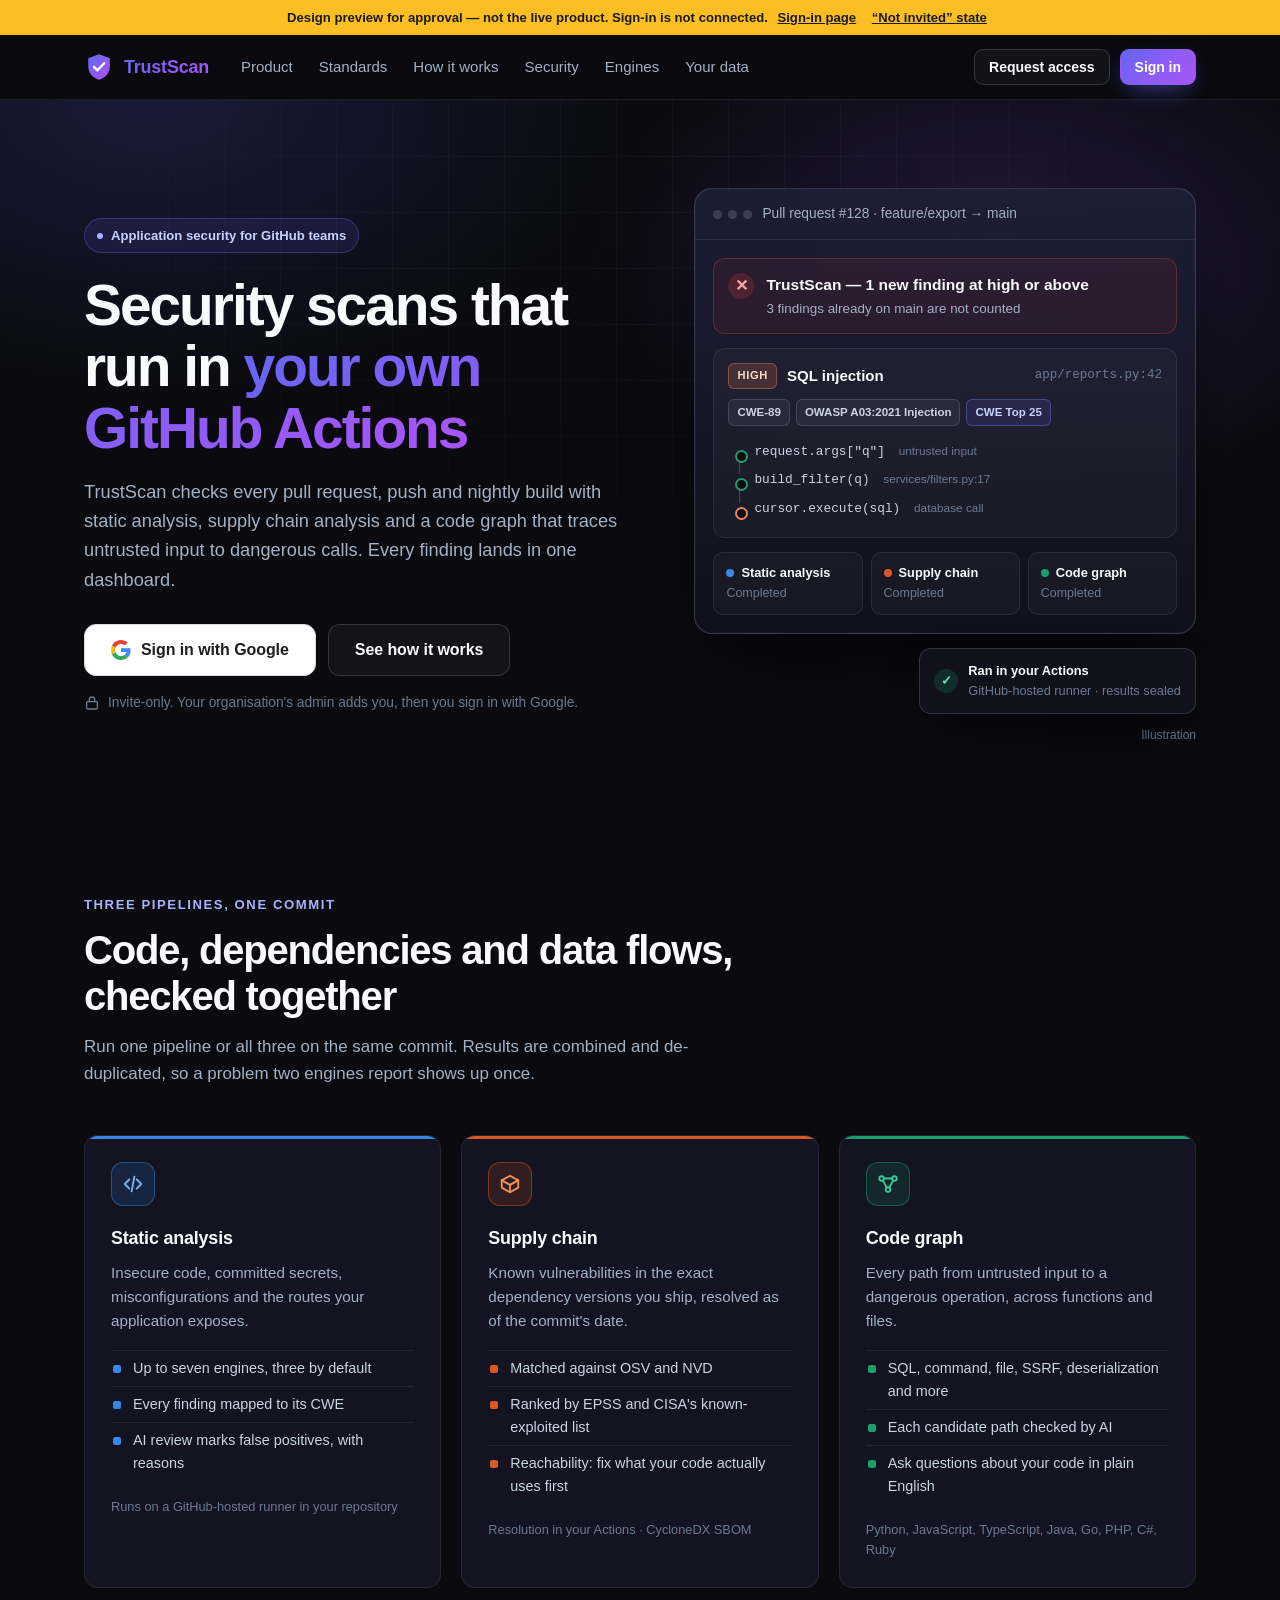
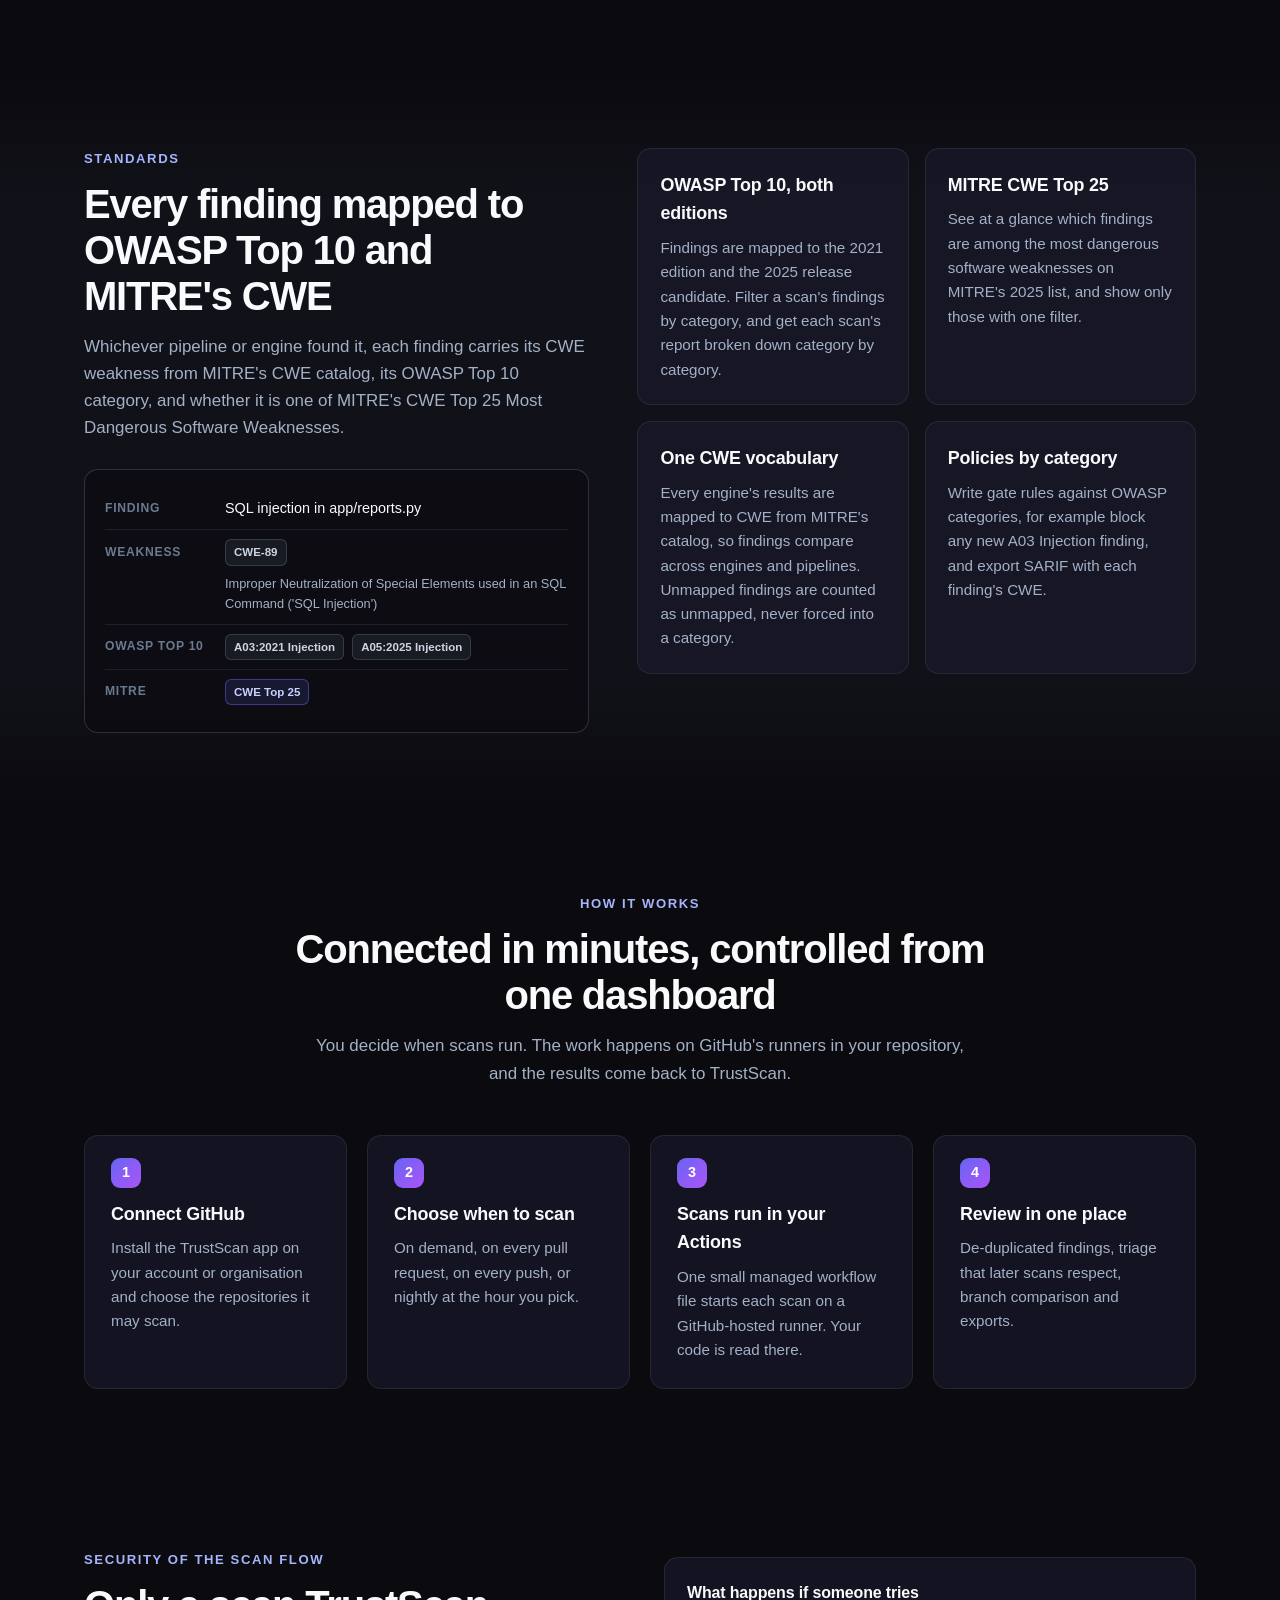
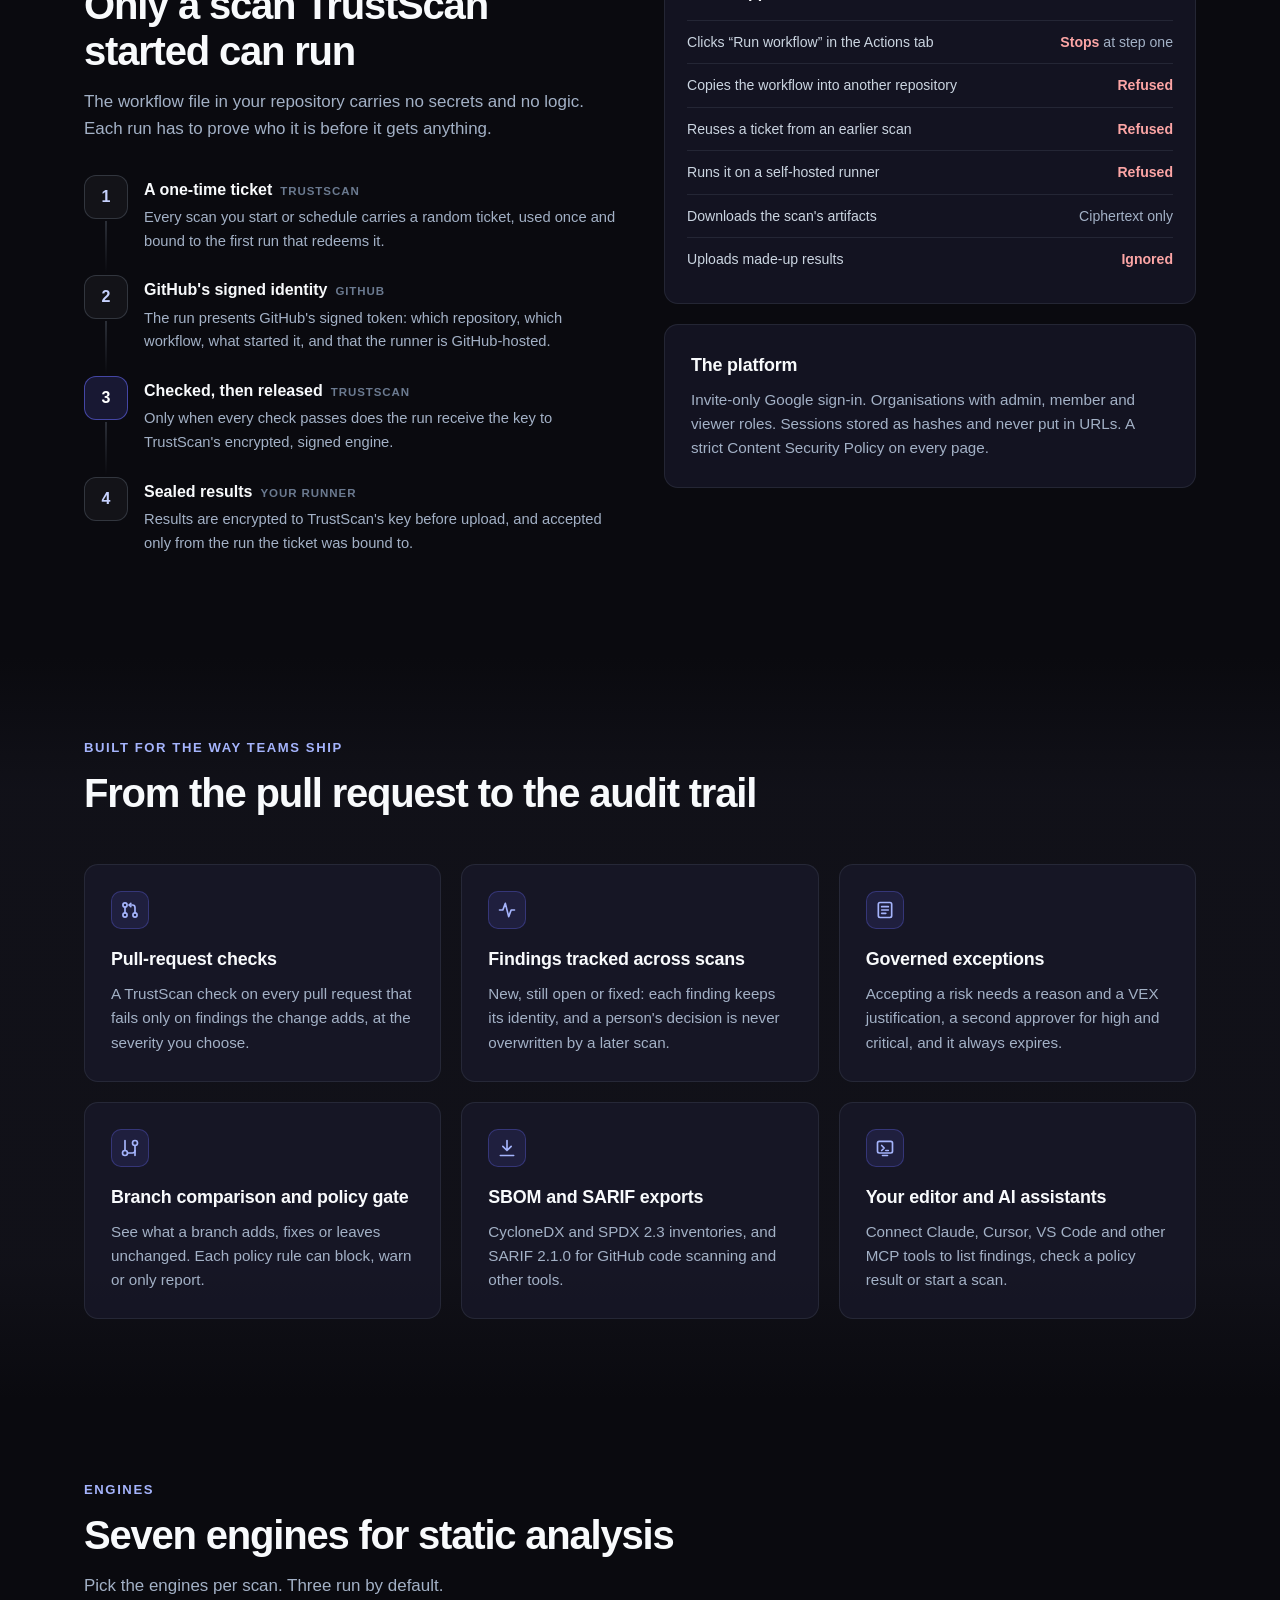
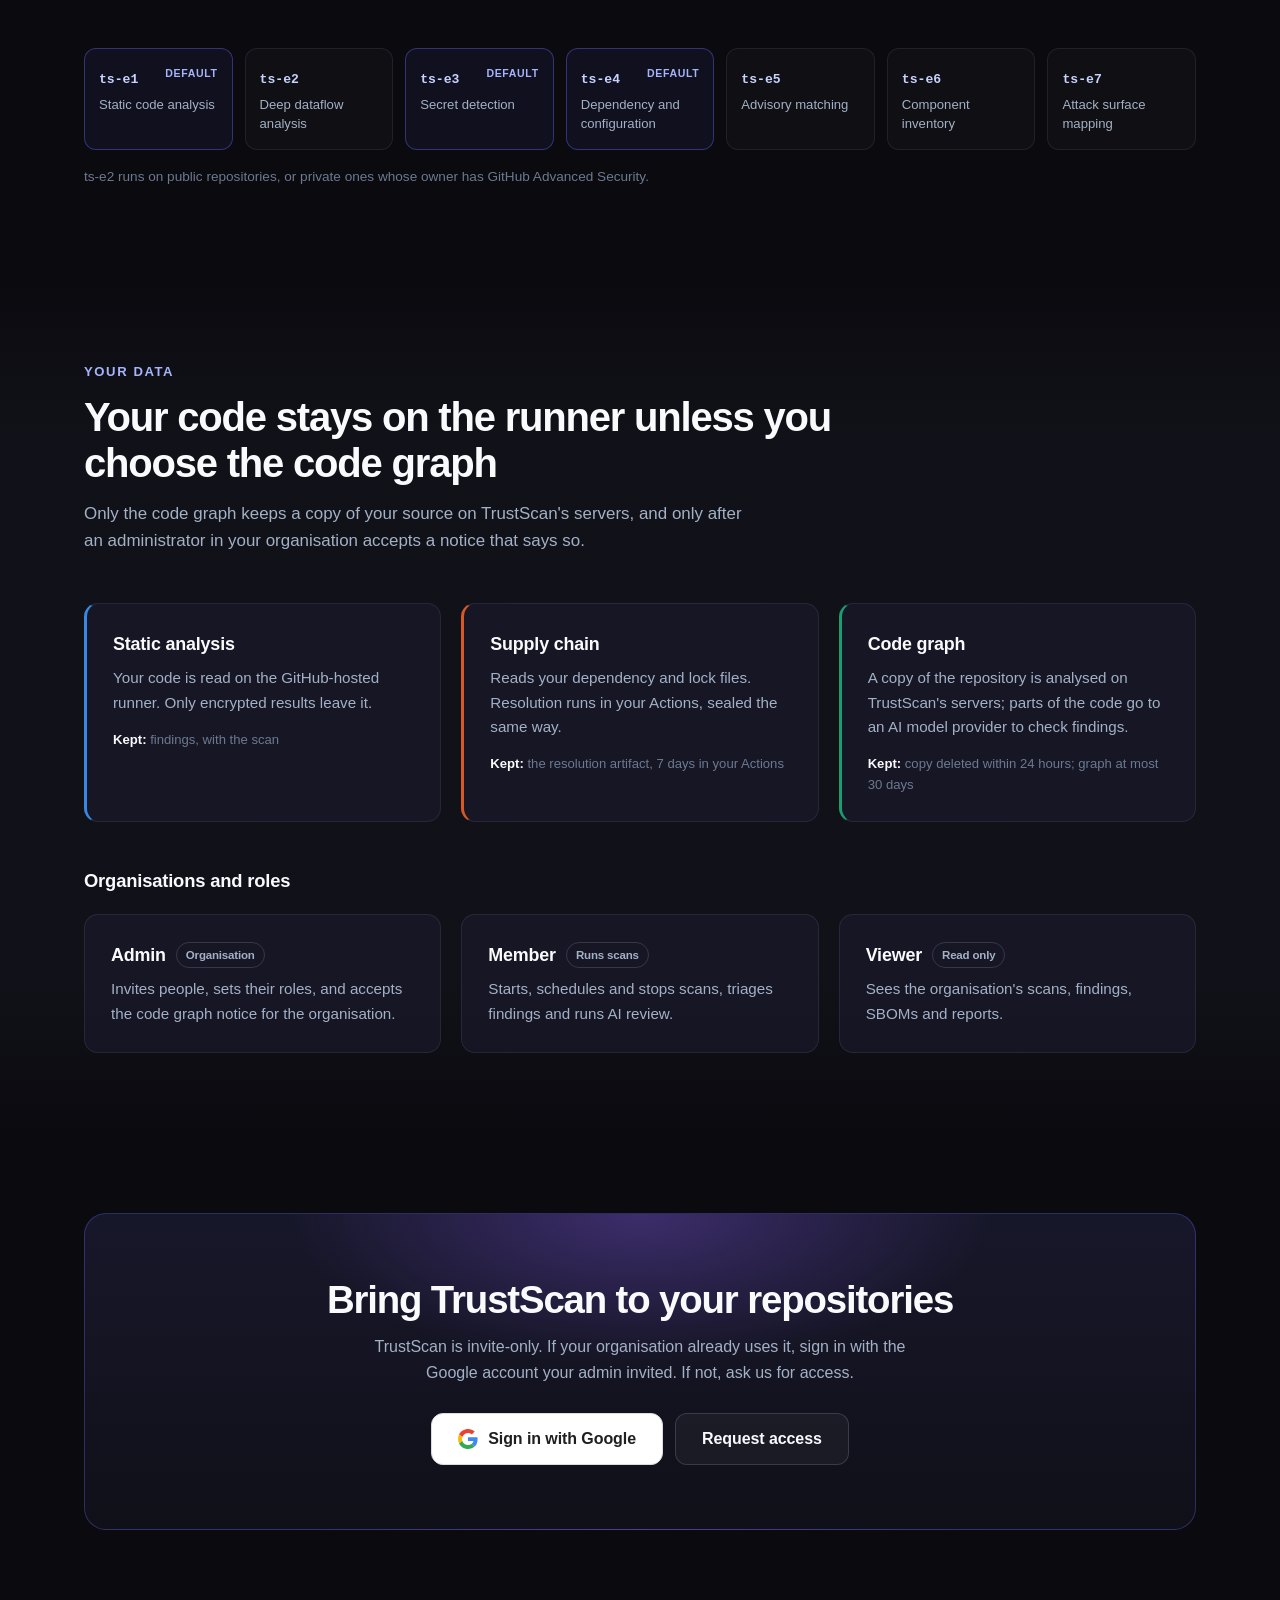
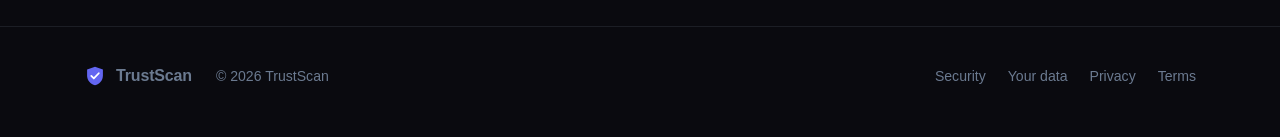
<file: index.html>
<!doctype html>
<html lang="en">
<head>
<meta charset="utf-8">
<meta name="viewport" content="width=device-width, initial-scale=1">
<title>TrustScan — Security scans that run in your own GitHub Actions</title>
<meta name="description" content="TrustScan checks every pull request, push and nightly build with static analysis, supply chain analysis and a code graph, and brings every finding into one dashboard.">
<meta name="theme-color" content="#0a0a0f">
<link rel="icon" href="favicon.svg" type="image/svg+xml">
<link rel="stylesheet" href="styles.css">
</head>
<body>

<div class="review-bar">Design preview for approval — not the live product. Sign-in is not connected.
  <a href="login.html">Sign-in page</a> <a href="login.html#not-invited">“Not invited” state</a></div>

<header class="nav">
  <div class="page">
    <a class="brand" href="#top" aria-label="TrustScan home">
      <svg width="30" height="30" viewBox="0 0 32 32" aria-hidden="true"><defs><linearGradient id="lg" x1="0" y1="0" x2="1" y2="1"><stop offset="0" stop-color="#6366f1"/><stop offset=".55" stop-color="#8b5cf6"/><stop offset="1" stop-color="#a855f7"/></linearGradient></defs><path d="M16 2.5 4.5 6.6v8.6c0 7.3 4.9 12.6 11.5 14.3 6.6-1.7 11.5-7 11.5-14.3V6.6L16 2.5Z" fill="url(#lg)"/><path d="m10.6 15.9 3.7 3.7 7.2-7.6" fill="none" stroke="#fff" stroke-width="2.6" stroke-linecap="round" stroke-linejoin="round"/></svg>
      <span class="brand-word">TrustScan</span>
    </a>
    <nav class="nav-links" aria-label="Sections">
      <a href="#pipelines">Product</a>
      <a href="#standards">Standards</a>
      <a href="#how">How it works</a>
      <a href="#security">Security</a>
      <a href="#engines">Engines</a>
      <a href="#data">Your data</a>
    </nav>
    <div class="nav-cta">
      <a class="btn btn-ghost btn-sm hide-sm" href="login.html#request">Request access</a>
      <a class="btn btn-primary btn-sm" href="login.html">Sign in</a>
    </div>
  </div>
</header>

<main id="top">

<!-- ── Hero ─────────────────────────────────────────────────────────── -->
<section class="hero">
  <div class="glow"></div><div class="grid-lines"></div>
  <div class="page">
    <div>
      <span class="eyebrow"><span class="dot"></span>Application security for GitHub teams</span>
      <h1>Security scans that run in <span class="accent">your own GitHub&nbsp;Actions</span></h1>
      <p class="lede">TrustScan checks every pull request, push and nightly build with static analysis, supply chain analysis and a code graph that traces untrusted input to dangerous calls. Every finding lands in one dashboard.</p>
      <div class="hero-cta">
        <a class="btn btn-google btn-lg" href="login.html">
          <svg width="20" height="20" viewBox="0 0 48 48" aria-hidden="true"><path fill="#EA4335" d="M24 9.5c3.54 0 6.71 1.22 9.21 3.6l6.85-6.85C35.9 2.38 30.47 0 24 0 14.62 0 6.51 5.38 2.56 13.22l7.98 6.19C12.43 13.72 17.74 9.5 24 9.5z"/><path fill="#4285F4" d="M46.98 24.55c0-1.57-.15-3.09-.38-4.55H24v9.02h12.94c-.58 2.96-2.26 5.48-4.78 7.18l7.73 6c4.51-4.18 7.09-10.36 7.09-17.65z"/><path fill="#FBBC05" d="M10.53 28.59c-.48-1.45-.76-2.99-.76-4.59s.27-3.14.76-4.59l-7.98-6.19C.92 16.46 0 20.12 0 24c0 3.88.92 7.54 2.56 10.78l7.97-6.19z"/><path fill="#34A853" d="M24 48c6.48 0 11.93-2.13 15.89-5.81l-7.73-6c-2.15 1.45-4.92 2.3-8.16 2.3-6.26 0-11.57-4.22-13.47-9.91l-7.98 6.19C6.51 42.62 14.62 48 24 48z"/></svg>
          Sign in with Google
        </a>
        <a class="btn btn-ghost btn-lg" href="#how">See how it works</a>
      </div>
      <p class="hero-note">
        <svg width="16" height="16" viewBox="0 0 24 24" fill="none" stroke="currentColor" stroke-width="2" aria-hidden="true"><rect x="4" y="10" width="16" height="11" rx="2"/><path d="M8 10V7a4 4 0 0 1 8 0v3"/></svg>
        Invite-only. Your organisation's admin adds you, then you sign in with Google.
      </p>
    </div>

    <div class="mock" aria-label="Illustration of a TrustScan pull-request check">
      <div class="mock-card">
        <div class="mock-head"><span class="mock-dots"><i></i><i></i><i></i></span>Pull request #128 · feature/export → main</div>
        <div class="mock-body">
          <div class="check">
            <div class="check-icon">✕</div>
            <div>
              <div class="check-title">TrustScan — 1 new finding at high or above</div>
              <div class="check-sub">3 findings already on main are not counted</div>
            </div>
          </div>
          <div class="finding">
            <div class="finding-top">
              <span class="sev">HIGH</span>
              <span class="finding-name">SQL injection</span>
              <span class="finding-loc">app/reports.py:42</span>
            </div>
            <div class="tags"><span class="tag">CWE-89</span><span class="tag">OWASP A03:2021 Injection</span><span class="tag top">CWE Top 25</span></div>
            <ol class="trace">
              <li>request.args["q"] <span class="lbl">untrusted input</span></li>
              <li>build_filter(q) <span class="lbl">services/filters.py:17</span></li>
              <li class="sink">cursor.execute(sql) <span class="lbl">database call</span></li>
            </ol>
          </div>
          <div class="runs">
            <div class="run"><b><i style="background:var(--pipe-static)"></i>Static analysis</b><span>Completed</span></div>
            <div class="run"><b><i style="background:var(--pipe-supply)"></i>Supply chain</b><span>Completed</span></div>
            <div class="run"><b><i style="background:var(--pipe-graph)"></i>Code graph</b><span>Completed</span></div>
          </div>
        </div>
      </div>
      <div class="mock-float"><span class="ok">✓</span><div><b>Ran in your Actions</b><br><span style="color:var(--text-muted)">GitHub-hosted runner · results sealed</span></div></div>
      <p class="mock-caption">Illustration</p>
    </div>
  </div>
</section>

<!-- ── Pipelines ────────────────────────────────────────────────────── -->
<section class="section" id="pipelines">
  <div class="page">
    <div class="head">
      <div class="kicker">Three pipelines, one commit</div>
      <h2>Code, dependencies and data flows, checked together</h2>
      <p class="sub">Run one pipeline or all three on the same commit. Results are combined and de-duplicated, so a problem two engines report shows up once.</p>
    </div>
    <div class="pipes">
      <article class="card pipe" style="--c:var(--pipe-static)">
        <div class="pipe-icon"><svg width="22" height="22" viewBox="0 0 24 24" fill="none" stroke="#7fb4f2" stroke-width="2" stroke-linecap="round" stroke-linejoin="round" aria-hidden="true"><path d="m8 7-5 5 5 5M16 7l5 5-5 5M13.5 4l-3 16"/></svg></div>
        <h3>Static analysis</h3>
        <p>Insecure code, committed secrets, misconfigurations and the routes your application exposes.</p>
        <ul>
          <li>Up to seven engines, three by default</li>
          <li>Every finding mapped to its CWE</li>
          <li>AI review marks false positives, with reasons</li>
        </ul>
        <p class="where">Runs on a GitHub-hosted runner in your repository</p>
      </article>
      <article class="card pipe" style="--c:var(--pipe-supply)">
        <div class="pipe-icon"><svg width="22" height="22" viewBox="0 0 24 24" fill="none" stroke="#f0915f" stroke-width="2" stroke-linecap="round" stroke-linejoin="round" aria-hidden="true"><path d="M21 8 12 3 3 8v8l9 5 9-5V8Z"/><path d="m3 8 9 5 9-5M12 13v8"/></svg></div>
        <h3>Supply chain</h3>
        <p>Known vulnerabilities in the exact dependency versions you ship, resolved as of the commit's date.</p>
        <ul>
          <li>Matched against OSV and NVD</li>
          <li>Ranked by EPSS and CISA's known-exploited list</li>
          <li>Reachability: fix what your code actually uses first</li>
        </ul>
        <p class="where">Resolution in your Actions · CycloneDX SBOM</p>
      </article>
      <article class="card pipe" style="--c:var(--pipe-graph)">
        <div class="pipe-icon"><svg width="22" height="22" viewBox="0 0 24 24" fill="none" stroke="#3cc597" stroke-width="2" stroke-linecap="round" stroke-linejoin="round" aria-hidden="true"><circle cx="5" cy="6" r="2.5"/><circle cx="19" cy="6" r="2.5"/><circle cx="12" cy="18" r="2.5"/><path d="M7.5 6h9M6.3 8.2l4.4 7.6M17.7 8.2l-4.4 7.6"/></svg></div>
        <h3>Code graph</h3>
        <p>Every path from untrusted input to a dangerous operation, across functions and files.</p>
        <ul>
          <li>SQL, command, file, SSRF, deserialization and more</li>
          <li>Each candidate path checked by AI</li>
          <li>Ask questions about your code in plain English</li>
        </ul>
        <p class="where">Python, JavaScript, TypeScript, Java, Go, PHP, C#, Ruby</p>
      </article>
    </div>
  </div>
</section>

<!-- ── Standards ────────────────────────────────────────────────────── -->
<section class="section alt" id="standards">
  <div class="page std-grid">
    <div>
      <div class="kicker">Standards</div>
      <h2>Every finding mapped to OWASP Top 10 and MITRE's CWE</h2>
      <p class="sub">Whichever pipeline or engine found it, each finding carries its CWE weakness from MITRE's CWE catalog, its OWASP Top 10 category, and whether it is one of MITRE's CWE Top 25 Most Dangerous Software Weaknesses.</p>
      <div class="std-example" aria-label="Example of how a finding is tagged">
        <div class="std-row"><span class="std-k">Finding</span><span>SQL injection in app/reports.py</span></div>
        <div class="std-row"><span class="std-k">Weakness</span><span class="tag">CWE-89</span><span class="std-v">Improper Neutralization of Special Elements used in an SQL Command ('SQL Injection')</span></div>
        <div class="std-row"><span class="std-k">OWASP Top 10</span><span class="tag">A03:2021 Injection</span><span class="tag">A05:2025 Injection</span></div>
        <div class="std-row"><span class="std-k">MITRE</span><span class="tag top">CWE Top 25</span></div>
      </div>
    </div>
    <div class="std-cards">
      <article class="card"><h3>OWASP Top 10, both editions</h3><p>Findings are mapped to the 2021 edition and the 2025 release candidate. Filter a scan's findings by category, and get each scan's report broken down category by category.</p></article>
      <article class="card"><h3>MITRE CWE Top 25</h3><p>See at a glance which findings are among the most dangerous software weaknesses on MITRE's 2025 list, and show only those with one filter.</p></article>
      <article class="card"><h3>One CWE vocabulary</h3><p>Every engine's results are mapped to CWE from MITRE's catalog, so findings compare across engines and pipelines. Unmapped findings are counted as unmapped, never forced into a category.</p></article>
      <article class="card"><h3>Policies by category</h3><p>Write gate rules against OWASP categories, for example block any new A03 Injection finding, and export SARIF with each finding's CWE.</p></article>
    </div>
  </div>
</section>

<!-- ── How it works ─────────────────────────────────────────────────── -->
<section class="section" id="how">
  <div class="page">
    <div class="head center">
      <div class="kicker">How it works</div>
      <h2>Connected in minutes, controlled from one dashboard</h2>
      <p class="sub">You decide when scans run. The work happens on GitHub's runners in your repository, and the results come back to TrustScan.</p>
    </div>
    <div class="steps">
      <div class="card step"><h3>Connect GitHub</h3><p>Install the TrustScan app on your account or organisation and choose the repositories it may scan.</p></div>
      <div class="card step"><h3>Choose when to scan</h3><p>On demand, on every pull request, on every push, or nightly at the hour you pick.</p></div>
      <div class="card step"><h3>Scans run in your Actions</h3><p>One small managed workflow file starts each scan on a GitHub-hosted runner. Your code is read there.</p></div>
      <div class="card step"><h3>Review in one place</h3><p>De-duplicated findings, triage that later scans respect, branch comparison and exports.</p></div>
    </div>
  </div>
</section>

<!-- ── Security ─────────────────────────────────────────────────────── -->
<section class="section" id="security">
  <div class="page sec-grid">
    <div>
      <div class="kicker">Security of the scan flow</div>
      <h2>Only a scan TrustScan started can run</h2>
      <p class="sub" style="margin-bottom:32px">The workflow file in your repository carries no secrets and no logic. Each run has to prove who it is before it gets anything.</p>
      <ol class="flow">
        <li><span class="n">1</span><div><h4>A one-time ticket<span class="who">TrustScan</span></h4><p>Every scan you start or schedule carries a random ticket, used once and bound to the first run that redeems it.</p></div></li>
        <li><span class="n">2</span><div><h4>GitHub's signed identity<span class="who">GitHub</span></h4><p>The run presents GitHub's signed token: which repository, which workflow, what started it, and that the runner is GitHub-hosted.</p></div></li>
        <li class="gate"><span class="n">3</span><div><h4>Checked, then released<span class="who">TrustScan</span></h4><p>Only when every check passes does the run receive the key to TrustScan's encrypted, signed engine.</p></div></li>
        <li><span class="n">4</span><div><h4>Sealed results<span class="who">Your runner</span></h4><p>Results are encrypted to TrustScan's key before upload, and accepted only from the run the ticket was bound to.</p></div></li>
      </ol>
    </div>
    <div>
      <div class="card blocked">
        <h3>What happens if someone tries</h3>
        <table>
          <tr><td>Clicks “Run workflow” in the Actions tab</td><td><span class="tag-x">Stops</span> at step one</td></tr>
          <tr><td>Copies the workflow into another repository</td><td><span class="tag-x">Refused</span></td></tr>
          <tr><td>Reuses a ticket from an earlier scan</td><td><span class="tag-x">Refused</span></td></tr>
          <tr><td>Runs it on a self-hosted runner</td><td><span class="tag-x">Refused</span></td></tr>
          <tr><td>Downloads the scan's artifacts</td><td>Ciphertext only</td></tr>
          <tr><td>Uploads made-up results</td><td><span class="tag-x">Ignored</span></td></tr>
        </table>
      </div>
      <div class="card" style="margin-top:20px">
        <h3>The platform</h3>
        <p>Invite-only Google sign-in. Organisations with admin, member and viewer roles. Sessions stored as hashes and never put in URLs. A strict Content Security Policy on every page.</p>
      </div>
    </div>
  </div>
</section>

<!-- ── Features ─────────────────────────────────────────────────────── -->
<section class="section alt" id="features">
  <div class="page">
    <div class="head">
      <div class="kicker">Built for the way teams ship</div>
      <h2>From the pull request to the audit trail</h2>
    </div>
    <div class="features">
      <article class="card feature"><div class="ico"><svg width="20" height="20" viewBox="0 0 24 24" fill="none" stroke="#a5b4fc" stroke-width="2" stroke-linecap="round" stroke-linejoin="round" aria-hidden="true"><circle cx="6" cy="6" r="2.5"/><circle cx="6" cy="18" r="2.5"/><circle cx="18" cy="18" r="2.5"/><path d="M6 8.5v7M18 15.5V9a3 3 0 0 0-3-3h-4"/><path d="m13 4-2 2 2 2"/></svg></div><h3>Pull-request checks</h3><p>A TrustScan check on every pull request that fails only on findings the change adds, at the severity you choose.</p></article>
      <article class="card feature"><div class="ico"><svg width="20" height="20" viewBox="0 0 24 24" fill="none" stroke="#a5b4fc" stroke-width="2" stroke-linecap="round" stroke-linejoin="round" aria-hidden="true"><path d="M3 12h4l3-8 4 16 3-8h4"/></svg></div><h3>Findings tracked across scans</h3><p>New, still open or fixed: each finding keeps its identity, and a person's decision is never overwritten by a later scan.</p></article>
      <article class="card feature"><div class="ico"><svg width="20" height="20" viewBox="0 0 24 24" fill="none" stroke="#a5b4fc" stroke-width="2" stroke-linecap="round" stroke-linejoin="round" aria-hidden="true"><rect x="4" y="3" width="16" height="18" rx="2"/><path d="M8 8h8M8 12h8M8 16h5"/></svg></div><h3>Governed exceptions</h3><p>Accepting a risk needs a reason and a VEX justification, a second approver for high and critical, and it always expires.</p></article>
      <article class="card feature"><div class="ico"><svg width="20" height="20" viewBox="0 0 24 24" fill="none" stroke="#a5b4fc" stroke-width="2" stroke-linecap="round" stroke-linejoin="round" aria-hidden="true"><path d="M6 3v12M18 9v12"/><circle cx="6" cy="18" r="3"/><circle cx="18" cy="6" r="3"/><path d="M9 18h6a3 3 0 0 0 3-3"/></svg></div><h3>Branch comparison and policy gate</h3><p>See what a branch adds, fixes or leaves unchanged. Each policy rule can block, warn or only report.</p></article>
      <article class="card feature"><div class="ico"><svg width="20" height="20" viewBox="0 0 24 24" fill="none" stroke="#a5b4fc" stroke-width="2" stroke-linecap="round" stroke-linejoin="round" aria-hidden="true"><path d="M12 3v12M7 10l5 5 5-5M4 21h16"/></svg></div><h3>SBOM and SARIF exports</h3><p>CycloneDX and SPDX 2.3 inventories, and SARIF 2.1.0 for GitHub code scanning and other tools.</p></article>
      <article class="card feature"><div class="ico"><svg width="20" height="20" viewBox="0 0 24 24" fill="none" stroke="#a5b4fc" stroke-width="2" stroke-linecap="round" stroke-linejoin="round" aria-hidden="true"><rect x="3" y="4" width="18" height="14" rx="2"/><path d="m8 9 3 3-3 3M13 15h3M9 21h6"/></svg></div><h3>Your editor and AI assistants</h3><p>Connect Claude, Cursor, VS Code and other MCP tools to list findings, check a policy result or start a scan.</p></article>
    </div>
  </div>
</section>

<!-- ── Engines ──────────────────────────────────────────────────────── -->
<section class="section" id="engines">
  <div class="page">
    <div class="head">
      <div class="kicker">Engines</div>
      <h2>Seven engines for static analysis</h2>
      <p class="sub">Pick the engines per scan. Three run by default.</p>
    </div>
    <div class="engines">
      <div class="engine on"><code>ts-e1</code><span class="def">Default</span><p>Static code analysis</p></div>
      <div class="engine"><code>ts-e2</code><p>Deep dataflow analysis</p></div>
      <div class="engine on"><code>ts-e3</code><span class="def">Default</span><p>Secret detection</p></div>
      <div class="engine on"><code>ts-e4</code><span class="def">Default</span><p>Dependency and configuration</p></div>
      <div class="engine"><code>ts-e5</code><p>Advisory matching</p></div>
      <div class="engine"><code>ts-e6</code><p>Component inventory</p></div>
      <div class="engine"><code>ts-e7</code><p>Attack surface mapping</p></div>
    </div>
    <p class="engines-note">ts-e2 runs on public repositories, or private ones whose owner has GitHub Advanced Security.</p>
  </div>
</section>

<!-- ── Data ─────────────────────────────────────────────────────────── -->
<section class="section alt" id="data">
  <div class="page">
    <div class="head">
      <div class="kicker">Your data</div>
      <h2>Your code stays on the runner unless you choose the code graph</h2>
      <p class="sub">Only the code graph keeps a copy of your source on TrustScan's servers, and only after an administrator in your organisation accepts a notice that says so.</p>
    </div>
    <div class="data">
      <article class="card" style="--c:var(--pipe-static)"><h3>Static analysis</h3><p>Your code is read on the GitHub-hosted runner. Only encrypted results leave it.</p><p class="k"><b>Kept:</b> findings, with the scan</p></article>
      <article class="card" style="--c:var(--pipe-supply)"><h3>Supply chain</h3><p>Reads your dependency and lock files. Resolution runs in your Actions, sealed the same way.</p><p class="k"><b>Kept:</b> the resolution artifact, 7 days in your Actions</p></article>
      <article class="card" style="--c:var(--pipe-graph)"><h3>Code graph</h3><p>A copy of the repository is analysed on TrustScan's servers; parts of the code go to an AI model provider to check findings.</p><p class="k"><b>Kept:</b> copy deleted within 24 hours; graph at most 30 days</p></article>
    </div>
    <h3 class="roles-title">Organisations and roles</h3>
    <div class="roles">
      <article class="card role"><h3>Admin <span class="pill">Organisation</span></h3><p>Invites people, sets their roles, and accepts the code graph notice for the organisation.</p></article>
      <article class="card role"><h3>Member <span class="pill">Runs scans</span></h3><p>Starts, schedules and stops scans, triages findings and runs AI review.</p></article>
      <article class="card role"><h3>Viewer <span class="pill">Read only</span></h3><p>Sees the organisation's scans, findings, SBOMs and reports.</p></article>
    </div>
  </div>
</section>

<!-- ── CTA ──────────────────────────────────────────────────────────── -->
<section class="section" id="access" style="padding-bottom:0">
  <div class="page">
    <div class="cta">
      <h2>Bring TrustScan to your repositories</h2>
      <p>TrustScan is invite-only. If your organisation already uses it, sign in with the Google account your admin invited. If not, ask us for access.</p>
      <div class="hero-cta">
        <a class="btn btn-google btn-lg" href="login.html">
          <svg width="20" height="20" viewBox="0 0 48 48" aria-hidden="true"><path fill="#EA4335" d="M24 9.5c3.54 0 6.71 1.22 9.21 3.6l6.85-6.85C35.9 2.38 30.47 0 24 0 14.62 0 6.51 5.38 2.56 13.22l7.98 6.19C12.43 13.72 17.74 9.5 24 9.5z"/><path fill="#4285F4" d="M46.98 24.55c0-1.57-.15-3.09-.38-4.55H24v9.02h12.94c-.58 2.96-2.26 5.48-4.78 7.18l7.73 6c4.51-4.18 7.09-10.36 7.09-17.65z"/><path fill="#FBBC05" d="M10.53 28.59c-.48-1.45-.76-2.99-.76-4.59s.27-3.14.76-4.59l-7.98-6.19C.92 16.46 0 20.12 0 24c0 3.88.92 7.54 2.56 10.78l7.97-6.19z"/><path fill="#34A853" d="M24 48c6.48 0 11.93-2.13 15.89-5.81l-7.73-6c-2.15 1.45-4.92 2.3-8.16 2.3-6.26 0-11.57-4.22-13.47-9.91l-7.98 6.19C6.51 42.62 14.62 48 24 48z"/></svg>
          Sign in with Google
        </a>
        <a class="btn btn-ghost btn-lg" href="login.html#request">Request access</a>
      </div>
    </div>
  </div>
</section>

</main>

<footer class="footer">
  <div class="page">
    <a class="brand" href="#top" style="font-size:1rem">
      <svg width="22" height="22" viewBox="0 0 32 32" aria-hidden="true"><path d="M16 2.5 4.5 6.6v8.6c0 7.3 4.9 12.6 11.5 14.3 6.6-1.7 11.5-7 11.5-14.3V6.6L16 2.5Z" fill="#6366f1"/><path d="m10.6 15.9 3.7 3.7 7.2-7.6" fill="none" stroke="#fff" stroke-width="2.6" stroke-linecap="round" stroke-linejoin="round"/></svg>
      <span>TrustScan</span>
    </a>
    <span>© 2026 TrustScan</span>
    <nav aria-label="Footer">
      <a href="#security">Security</a>
      <a href="#data">Your data</a>
      <a href="#" title="To be written">Privacy</a>
      <a href="#" title="To be written">Terms</a>
    </nav>
  </div>
</footer>

</body>
</html>
</file>
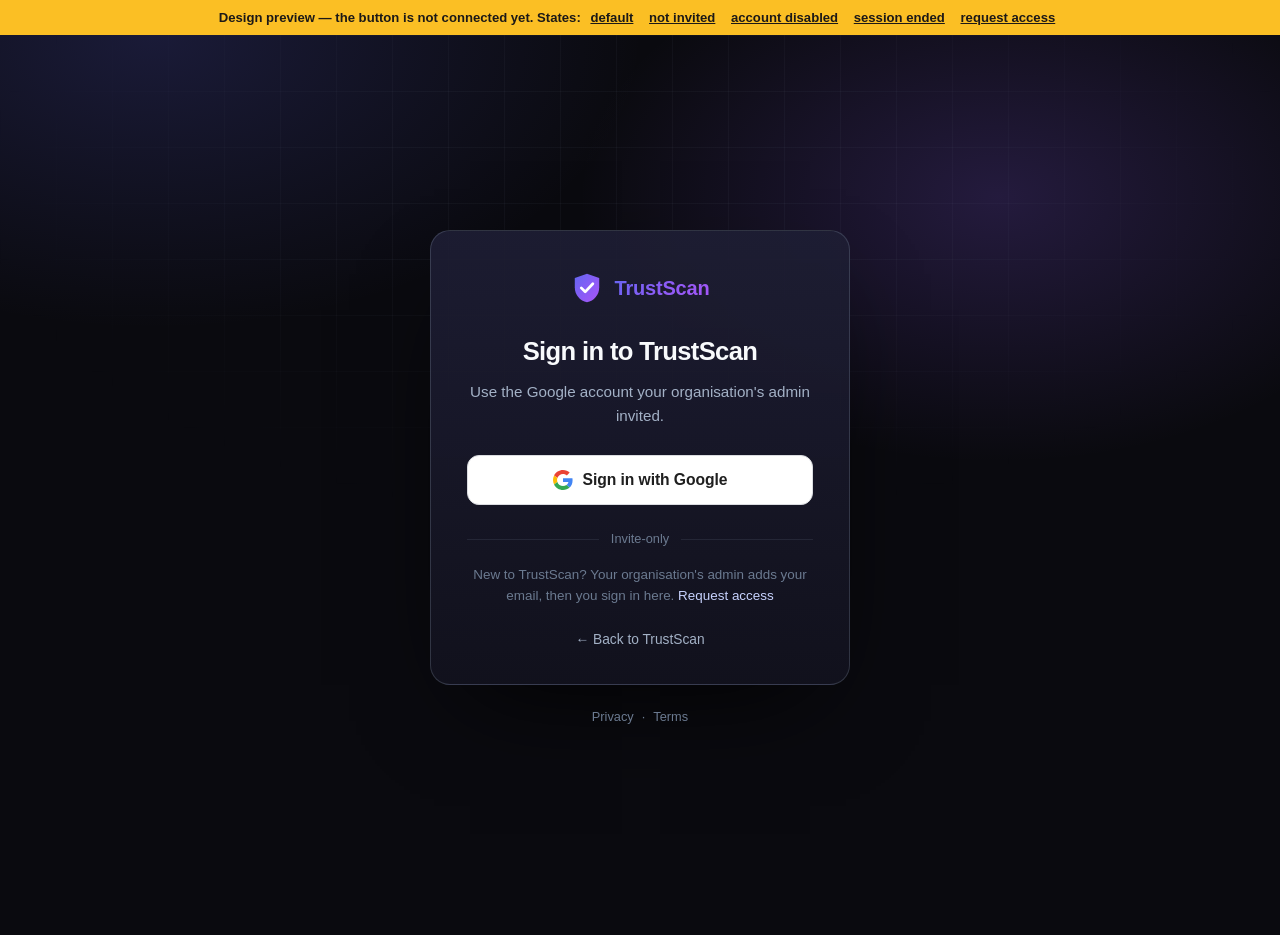
<file: login.html>
<!doctype html>
<html lang="en">
<head>
<meta charset="utf-8">
<meta name="viewport" content="width=device-width, initial-scale=1">
<title>Sign in — TrustScan</title>
<meta name="theme-color" content="#0a0a0f">
<link rel="icon" href="favicon.svg" type="image/svg+xml">
<link rel="stylesheet" href="styles.css">
</head>
<body>

<div class="review-bar">Design preview — the button is not connected yet.
  States: <a href="login.html">default</a> <a href="#not-invited">not invited</a> <a href="#disabled">account disabled</a> <a href="#expired">session ended</a> <a href="#request">request access</a></div>

<main class="auth">
  <div class="glow"></div><div class="grid-lines"></div>
  <div>
    <div class="auth-card">
      <a class="brand" href="index.html" aria-label="TrustScan home">
        <svg width="34" height="34" viewBox="0 0 32 32" aria-hidden="true"><defs><linearGradient id="lg" x1="0" y1="0" x2="1" y2="1"><stop offset="0" stop-color="#6366f1"/><stop offset=".55" stop-color="#8b5cf6"/><stop offset="1" stop-color="#a855f7"/></linearGradient></defs><path d="M16 2.5 4.5 6.6v8.6c0 7.3 4.9 12.6 11.5 14.3 6.6-1.7 11.5-7 11.5-14.3V6.6L16 2.5Z" fill="url(#lg)"/><path d="m10.6 15.9 3.7 3.7 7.2-7.6" fill="none" stroke="#fff" stroke-width="2.6" stroke-linecap="round" stroke-linejoin="round"/></svg>
        <span class="brand-word" style="font-size:1.25rem">TrustScan</span>
      </a>

      <h1>Sign in to TrustScan</h1>
      <p class="hint">Use the Google account your organisation's admin invited.</p>

      <div class="notice err" id="not-invited"><b>This Google account isn't invited.</b> Sign in with the address your admin added, or ask them to invite this one.</div>
      <div class="notice err" id="disabled"><b>This account is disabled.</b> Ask your organisation's admin to turn it back on.</div>
      <div class="notice info" id="expired"><b>You were signed out.</b> Your session ended. Sign in again to carry on where you were.</div>
      <div class="notice info" id="request"><b>TrustScan is invite-only.</b> If your organisation uses TrustScan, ask its admin to invite you. If not, contact the TrustScan team to set up your organisation.</div>

      <a class="btn btn-google" href="#" aria-label="Sign in with Google">
        <svg width="20" height="20" viewBox="0 0 48 48" aria-hidden="true"><path fill="#EA4335" d="M24 9.5c3.54 0 6.71 1.22 9.21 3.6l6.85-6.85C35.9 2.38 30.47 0 24 0 14.62 0 6.51 5.38 2.56 13.22l7.98 6.19C12.43 13.72 17.74 9.5 24 9.5z"/><path fill="#4285F4" d="M46.98 24.55c0-1.57-.15-3.09-.38-4.55H24v9.02h12.94c-.58 2.96-2.26 5.48-4.78 7.18l7.73 6c4.51-4.18 7.09-10.36 7.09-17.65z"/><path fill="#FBBC05" d="M10.53 28.59c-.48-1.45-.76-2.99-.76-4.59s.27-3.14.76-4.59l-7.98-6.19C.92 16.46 0 20.12 0 24c0 3.88.92 7.54 2.56 10.78l7.97-6.19z"/><path fill="#34A853" d="M24 48c6.48 0 11.93-2.13 15.89-5.81l-7.73-6c-2.15 1.45-4.92 2.3-8.16 2.3-6.26 0-11.57-4.22-13.47-9.91l-7.98 6.19C6.51 42.62 14.62 48 24 48z"/></svg>
        Sign in with Google
      </a>

      <div class="auth-sep">Invite-only</div>
      <p class="auth-small">New to TrustScan? Your organisation's admin adds your email, then you sign in here. <a href="#request">Request access</a></p>
      <a class="auth-back" href="index.html">← Back to TrustScan</a>
    </div>
    <p class="auth-foot"><a href="#">Privacy</a>·<a href="#">Terms</a></p>
  </div>
</main>

</body>
</html>
</file>
<file: styles.css>
/* TrustScan site. Same tokens as the app (frontend/src/index.css), so the
   pages move into the app without a second palette. No scripts and no
   external fonts: it runs under the app's Content Security Policy as is. */

:root {
  --bg-primary: #0a0a0f;
  --bg-secondary: #12121a;
  --bg-tertiary: #1a1a2e;
  --bg-card: rgba(26, 26, 46, 0.62);
  --bg-card-solid: #14141f;
  --accent-primary: #6366f1;
  --accent-secondary: #8b5cf6;
  --accent-success: #10b981;
  --accent-danger: #ef4444;
  --pipe-static: #3987e5;
  --pipe-supply: #d95926;
  --pipe-graph: #199e70;
  --sev-high: #ec835a;
  --text-primary: #f8fafc;
  --text-secondary: #a3b1c6;
  --text-muted: #6b7a90;
  --border: rgba(148, 163, 184, 0.13);
  --border-strong: rgba(148, 163, 184, 0.24);
  --gradient-primary: linear-gradient(135deg, #6366f1 0%, #8b5cf6 50%, #a855f7 100%);
  --font-sans: 'Inter', -apple-system, BlinkMacSystemFont, 'Segoe UI', Roboto, 'Helvetica Neue', Arial, sans-serif;
  --font-mono: 'JetBrains Mono', 'Fira Code', ui-monospace, SFMono-Regular, Menlo, Consolas, monospace;
  --radius: 14px;
  --radius-sm: 8px;
  --page: 1160px;
}

* { box-sizing: border-box; }
html { scroll-behavior: smooth; }
body {
  margin: 0;
  background: var(--bg-primary);
  color: var(--text-primary);
  font-family: var(--font-sans);
  font-size: 16px;
  line-height: 1.6;
  -webkit-font-smoothing: antialiased;
  overflow-x: hidden;
}
a { color: inherit; text-decoration: none; }
img, svg { display: block; }
code, .mono { font-family: var(--font-mono); }

.page { width: 100%; max-width: var(--page); margin: 0 auto; padding: 0 24px; }

/* ── Background glow ─────────────────────────────────────────────────── */
.glow {
  position: absolute; inset: 0 0 auto 0; height: 900px; pointer-events: none; z-index: 0;
  background:
    radial-gradient(600px 380px at 78% 18%, rgba(139, 92, 246, 0.20), transparent 70%),
    radial-gradient(700px 420px at 12% 0%, rgba(99, 102, 241, 0.18), transparent 70%);
}
.grid-lines {
  position: absolute; inset: 0 0 auto 0; height: 760px; pointer-events: none; z-index: 0;
  background-image:
    linear-gradient(rgba(148, 163, 184, 0.05) 1px, transparent 1px),
    linear-gradient(90deg, rgba(148, 163, 184, 0.05) 1px, transparent 1px);
  background-size: 56px 56px;
  mask-image: radial-gradient(ellipse 70% 60% at 50% 20%, #000 30%, transparent 75%);
  -webkit-mask-image: radial-gradient(ellipse 70% 60% at 50% 20%, #000 30%, transparent 75%);
}

/* ── Navigation ──────────────────────────────────────────────────────── */
.nav {
  position: sticky; top: 0; z-index: 20;
  background: rgba(10, 10, 15, 0.72);
  backdrop-filter: saturate(140%) blur(14px);
  -webkit-backdrop-filter: saturate(140%) blur(14px);
  border-bottom: 1px solid var(--border);
}
.nav .page { display: flex; align-items: center; gap: 32px; height: 64px; }
.brand { display: flex; align-items: center; gap: 10px; font-weight: 700; font-size: 1.12rem; letter-spacing: -0.01em; }
.brand-word { background: var(--gradient-primary); -webkit-background-clip: text; background-clip: text; color: transparent; }
.nav-links { display: flex; gap: 26px; font-size: 0.94rem; color: var(--text-secondary); }
.nav-links a:hover { color: var(--text-primary); }
.nav-cta { margin-left: auto; display: flex; gap: 10px; align-items: center; }

/* ── Buttons ─────────────────────────────────────────────────────────── */
.btn {
  display: inline-flex; align-items: center; justify-content: center; gap: 10px;
  height: 44px; padding: 0 20px; border-radius: 10px;
  font-weight: 600; font-size: 0.95rem; letter-spacing: -0.005em;
  border: 1px solid transparent; transition: transform 150ms ease, box-shadow 150ms ease, background 150ms ease, border-color 150ms ease;
  white-space: nowrap;
}
.btn:hover { transform: translateY(-1px); }
.btn:focus-visible { outline: 2px solid #a5b4fc; outline-offset: 3px; }
.btn-primary { background: var(--gradient-primary); color: #fff; box-shadow: 0 8px 24px -8px rgba(99, 102, 241, 0.7); }
.btn-primary:hover { box-shadow: 0 10px 30px -8px rgba(139, 92, 246, 0.85); }
.btn-ghost { background: rgba(255, 255, 255, 0.04); border-color: var(--border-strong); color: var(--text-primary); }
.btn-ghost:hover { background: rgba(255, 255, 255, 0.08); }
.btn-sm { height: 36px; padding: 0 14px; font-size: 0.88rem; border-radius: 9px; }
.btn-google { background: #fff; color: #1f1f1f; border-color: #dadce0; font-weight: 600; }
.btn-google:hover { background: #f8f9fa; box-shadow: 0 6px 20px -8px rgba(255, 255, 255, 0.35); }
.btn-lg { height: 52px; padding: 0 26px; font-size: 1rem; border-radius: 12px; }

/* ── Hero ────────────────────────────────────────────────────────────── */
.hero { position: relative; padding: 88px 0 56px; }
.hero .page { position: relative; z-index: 1; display: grid; grid-template-columns: 1.05fr 0.95fr; gap: 56px; align-items: center; }
.eyebrow {
  display: inline-flex; align-items: center; gap: 8px;
  padding: 6px 12px; border-radius: 999px; font-size: 0.82rem; font-weight: 600; color: #c7d2fe;
  background: rgba(99, 102, 241, 0.12); border: 1px solid rgba(99, 102, 241, 0.35);
}
.eyebrow .dot { width: 6px; height: 6px; border-radius: 50%; background: #a5b4fc; }
.hero h1 {
  margin: 22px 0 18px; font-size: clamp(2.35rem, 4.6vw, 3.55rem); line-height: 1.08;
  letter-spacing: -0.035em; font-weight: 800;
}
.hero h1 .accent { background: var(--gradient-primary); -webkit-background-clip: text; background-clip: text; color: transparent; }
.lede { font-size: 1.14rem; color: var(--text-secondary); max-width: 560px; margin: 0 0 30px; }
.hero-cta { display: flex; flex-wrap: wrap; gap: 12px; align-items: center; }
.hero-note { margin-top: 16px; font-size: 0.86rem; color: var(--text-muted); display: flex; gap: 8px; align-items: center; }

/* Product illustration */
.mock { position: relative; }
.mock-card {
  background: linear-gradient(180deg, rgba(30, 30, 52, 0.92), rgba(18, 18, 30, 0.92));
  border: 1px solid var(--border-strong); border-radius: 18px;
  box-shadow: 0 30px 80px -30px rgba(0, 0, 0, 0.9), 0 0 0 1px rgba(255, 255, 255, 0.02) inset;
  overflow: hidden;
}
.mock-head { display: flex; align-items: center; gap: 10px; padding: 14px 18px; border-bottom: 1px solid var(--border); font-size: 0.86rem; color: var(--text-secondary); }
.mock-dots { display: flex; gap: 6px; }
.mock-dots i { width: 9px; height: 9px; border-radius: 50%; background: rgba(148, 163, 184, 0.25); }
.mock-body { padding: 18px; }
.check {
  display: flex; gap: 12px; align-items: flex-start; padding: 14px; border-radius: 12px;
  background: rgba(239, 68, 68, 0.08); border: 1px solid rgba(239, 68, 68, 0.28);
}
.check-icon { flex: none; width: 26px; height: 26px; border-radius: 50%; background: rgba(239, 68, 68, 0.18); display: grid; place-items: center; color: #fca5a5; font-weight: 700; }
.check-title { font-weight: 700; font-size: 0.97rem; }
.check-sub { color: var(--text-secondary); font-size: 0.84rem; }
.finding { margin-top: 14px; padding: 14px; border-radius: 12px; background: rgba(255, 255, 255, 0.03); border: 1px solid var(--border); }
.finding-top { display: flex; align-items: center; gap: 10px; flex-wrap: wrap; }
.sev { font-size: 0.7rem; font-weight: 800; letter-spacing: 0.06em; padding: 3px 8px; border-radius: 6px; color: #fed7c3; background: rgba(236, 131, 90, 0.18); border: 1px solid rgba(236, 131, 90, 0.4); }
.finding-name { font-weight: 650; font-size: 0.94rem; }
.finding-loc { margin-left: auto; font-family: var(--font-mono); font-size: 0.78rem; color: var(--text-muted); }
.trace { margin: 12px 0 0; padding: 0; list-style: none; position: relative; }
.trace li { position: relative; padding: 4px 0 4px 26px; font-family: var(--font-mono); font-size: 0.8rem; color: #cbd5e1; }
.trace li::before { content: ""; position: absolute; left: 7px; top: 12px; width: 9px; height: 9px; border-radius: 50%; background: var(--bg-primary); border: 2px solid var(--pipe-graph); }
.trace li:not(:last-child)::after { content: ""; position: absolute; left: 11px; top: 22px; bottom: -8px; width: 1px; background: rgba(25, 158, 112, 0.5); }
.trace .lbl { color: var(--text-muted); font-family: var(--font-sans); font-size: 0.74rem; margin-left: 6px; }
.trace li.sink::before { border-color: var(--sev-high); }
.runs { display: grid; grid-template-columns: repeat(3, 1fr); gap: 8px; margin-top: 14px; }
.run { padding: 10px 12px; border-radius: 10px; background: rgba(255, 255, 255, 0.03); border: 1px solid var(--border); font-size: 0.78rem; }
.run b { display: flex; align-items: center; gap: 7px; font-size: 0.8rem; font-weight: 650; }
.run b i { width: 8px; height: 8px; border-radius: 50%; }
.run span { color: var(--text-muted); }
.mock-caption { margin-top: 12px; font-size: 0.75rem; color: var(--text-muted); text-align: right; }
.mock-float {
  position: relative; width: fit-content; margin: 14px 0 0 auto; padding: 12px 14px; border-radius: 12px;
  background: rgba(18, 18, 30, 0.96); border: 1px solid var(--border-strong); box-shadow: 0 20px 50px -20px #000;
  font-size: 0.8rem; display: flex; gap: 10px; align-items: center;
}
.mock-float .ok { width: 24px; height: 24px; border-radius: 50%; display: grid; place-items: center; background: rgba(16, 185, 129, 0.16); color: #6ee7b7; font-weight: 800; }

/* ── Sections ────────────────────────────────────────────────────────── */
section { position: relative; }
.section { padding: 80px 0; }
.section.alt { background: linear-gradient(180deg, rgba(18, 18, 26, 0.0), rgba(18, 18, 26, 0.85) 18%, rgba(18, 18, 26, 0.85) 82%, rgba(18, 18, 26, 0)); }
.kicker { font-size: 0.82rem; font-weight: 700; letter-spacing: 0.12em; text-transform: uppercase; color: #a5b4fc; }
.section h2 { margin: 12px 0 14px; font-size: clamp(1.8rem, 3.2vw, 2.5rem); line-height: 1.15; letter-spacing: -0.03em; font-weight: 800; max-width: 760px; }
.section .sub { color: var(--text-secondary); font-size: 1.06rem; max-width: 680px; margin: 0; }
.head { margin-bottom: 48px; }
.head.center { text-align: center; }
.head.center h2, .head.center .sub { margin-left: auto; margin-right: auto; }

.card {
  background: var(--bg-card); border: 1px solid var(--border); border-radius: var(--radius);
  padding: 26px; transition: border-color 200ms ease, transform 200ms ease;
}
.card:hover { border-color: var(--border-strong); }
.card h3 { margin: 0 0 8px; font-size: 1.12rem; letter-spacing: -0.01em; }
.card p { margin: 0; color: var(--text-secondary); font-size: 0.95rem; }

/* Finding tags */
.tags { display: flex; flex-wrap: wrap; gap: 6px; margin-top: 10px; }
.tag { font-size: 0.72rem; font-weight: 650; padding: 3px 8px; border-radius: 6px; background: rgba(148, 163, 184, 0.1); border: 1px solid var(--border-strong); color: #cbd5e1; white-space: nowrap; }
.tag.top { background: rgba(99, 102, 241, 0.14); border-color: rgba(99, 102, 241, 0.45); color: #c7d2fe; }

/* Standards */
.std-grid { display: grid; grid-template-columns: 0.95fr 1.05fr; gap: 48px; align-items: start; }
.std-example { margin-top: 28px; padding: 18px 20px; border-radius: var(--radius); background: rgba(10, 10, 15, 0.6); border: 1px solid var(--border-strong); }
.std-row { display: flex; flex-wrap: wrap; align-items: center; gap: 8px; padding: 9px 0; font-size: 0.9rem; }
.std-row + .std-row { border-top: 1px solid var(--border); }
.std-k { width: 112px; flex: none; font-size: 0.76rem; font-weight: 700; letter-spacing: 0.06em; text-transform: uppercase; color: var(--text-muted); }
.std-v { flex-basis: 100%; padding-left: 120px; font-size: 0.8rem; color: var(--text-secondary); }
.std-cards { display: grid; grid-template-columns: 1fr 1fr; gap: 16px; }
.std-cards .card { padding: 22px; }

/* Pipelines */
.pipes { display: grid; grid-template-columns: repeat(3, 1fr); gap: 20px; }
.pipe { position: relative; overflow: hidden; }
.pipe::before { content: ""; position: absolute; inset: 0 0 auto 0; height: 3px; background: var(--c); }
.pipe-icon { width: 44px; height: 44px; border-radius: 12px; display: grid; place-items: center; margin-bottom: 18px; background: color-mix(in srgb, var(--c) 16%, transparent); border: 1px solid color-mix(in srgb, var(--c) 45%, transparent); }
.pipe ul { margin: 16px 0 0; padding: 0; list-style: none; }
.pipe li { position: relative; padding: 6px 0 6px 22px; font-size: 0.9rem; color: #cbd5e1; border-top: 1px solid var(--border); }
.pipe li::before { content: ""; position: absolute; left: 2px; top: 14px; width: 8px; height: 8px; border-radius: 2px; background: var(--c); }
.pipe .where { margin-top: 16px; font-size: 0.8rem; color: var(--text-muted); }

/* Steps */
.steps { display: grid; grid-template-columns: repeat(4, 1fr); gap: 20px; counter-reset: step; }
.step { position: relative; padding-top: 58px; }
.step::before {
  counter-increment: step; content: counter(step);
  position: absolute; top: 22px; left: 26px; width: 30px; height: 30px; border-radius: 9px;
  display: grid; place-items: center; font-weight: 800; font-size: 0.9rem; color: #fff; background: var(--gradient-primary);
}
.step h3 { margin-top: 6px; }

/* Security */
.sec-grid { display: grid; grid-template-columns: 1fr 1fr; gap: 48px; align-items: start; }
.flow { list-style: none; margin: 0; padding: 0; position: relative; }
.flow li { position: relative; display: grid; grid-template-columns: 44px 1fr; gap: 16px; padding-bottom: 22px; }
.flow li:not(:last-child)::after { content: ""; position: absolute; left: 21px; top: 46px; bottom: 2px; width: 2px; background: linear-gradient(var(--border-strong), transparent); }
.flow .n { width: 44px; height: 44px; border-radius: 12px; display: grid; place-items: center; font-weight: 800; background: rgba(255, 255, 255, 0.04); border: 1px solid var(--border-strong); color: #c7d2fe; }
.flow li.gate .n { background: rgba(99, 102, 241, 0.16); border-color: rgba(99, 102, 241, 0.6); color: #fff; }
.flow h4 { margin: 2px 0 4px; font-size: 1rem; }
.flow p { margin: 0; color: var(--text-secondary); font-size: 0.92rem; }
.who { font-size: 0.72rem; font-weight: 700; letter-spacing: 0.08em; text-transform: uppercase; color: var(--text-muted); margin-left: 8px; }
.blocked { margin-top: 8px; padding: 22px; }
.blocked h3 { font-size: 1rem; margin-bottom: 14px; }
.blocked table { width: 100%; border-collapse: collapse; font-size: 0.88rem; }
.blocked td { padding: 10px 0; border-top: 1px solid var(--border); vertical-align: top; }
.blocked td:first-child { color: #cbd5e1; padding-right: 14px; }
.blocked td:last-child { color: var(--text-secondary); text-align: right; white-space: nowrap; }
.tag-x { color: #fca5a5; font-weight: 700; }

/* Features */
.features { display: grid; grid-template-columns: repeat(3, 1fr); gap: 20px; }
.feature .ico { width: 38px; height: 38px; border-radius: 10px; display: grid; place-items: center; margin-bottom: 16px; background: rgba(99, 102, 241, 0.12); border: 1px solid rgba(99, 102, 241, 0.32); }

/* Engines */
.engines { display: grid; grid-template-columns: repeat(7, 1fr); gap: 12px; }
.engine { padding: 16px 14px; border-radius: 12px; background: rgba(255, 255, 255, 0.025); border: 1px solid var(--border); }
.engine code { font-size: 0.82rem; font-weight: 700; color: #c7d2fe; }
.engine p { margin: 6px 0 0; font-size: 0.82rem; color: var(--text-secondary); line-height: 1.4; }
.engine.on { border-color: rgba(99, 102, 241, 0.42); background: rgba(99, 102, 241, 0.07); }
.engine .def { float: right; font-size: 0.66rem; font-weight: 700; letter-spacing: 0.06em; text-transform: uppercase; color: #a5b4fc; }
.engines-note { margin-top: 16px; font-size: 0.85rem; color: var(--text-muted); }

/* Data */
.data { display: grid; grid-template-columns: repeat(3, 1fr); gap: 20px; }
.data .card { border-left: 3px solid var(--c); }
.data h3 { display: flex; align-items: center; gap: 10px; }
.data .k { margin-top: 14px; font-size: 0.82rem; color: var(--text-muted); }
.data .k b { color: var(--text-primary); font-weight: 650; }

/* Roles */
.roles-title { margin: 44px 0 0; font-size: 1.15rem; letter-spacing: -0.01em; }
.roles { display: grid; grid-template-columns: repeat(3, 1fr); gap: 20px; margin-top: 18px; }
.role h3 { display: flex; align-items: center; gap: 10px; }
.pill { font-size: 0.72rem; font-weight: 700; padding: 3px 9px; border-radius: 999px; border: 1px solid var(--border-strong); color: var(--text-secondary); }

/* CTA */
.cta {
  position: relative; overflow: hidden; text-align: center; padding: 64px 32px; border-radius: 22px;
  background: radial-gradient(500px 220px at 50% 0%, rgba(139, 92, 246, 0.32), transparent 70%), linear-gradient(180deg, #17172a, #101019);
  border: 1px solid rgba(99, 102, 241, 0.35);
}
.cta h2 { margin: 0 auto 12px; font-size: clamp(1.8rem, 3vw, 2.4rem); letter-spacing: -0.03em; max-width: 640px; }
.cta p { color: var(--text-secondary); margin: 0 auto 28px; max-width: 560px; }
.cta .hero-cta { justify-content: center; }

/* Footer */
.footer { border-top: 1px solid var(--border); padding: 36px 0 48px; margin-top: 96px; color: var(--text-muted); font-size: 0.88rem; }
.footer .page { display: flex; align-items: center; gap: 24px; flex-wrap: wrap; }
.footer nav { display: flex; gap: 22px; margin-left: auto; }
.footer a:hover { color: var(--text-primary); }

/* ── Sign-in page ────────────────────────────────────────────────────── */
.auth { min-height: 100vh; display: grid; place-items: center; padding: 40px 20px; position: relative; }
.auth-card {
  position: relative; z-index: 1; width: 100%; max-width: 420px; padding: 40px 36px 32px; border-radius: 20px; text-align: center;
  background: linear-gradient(180deg, rgba(30, 30, 52, 0.92), rgba(18, 18, 30, 0.95));
  border: 1px solid var(--border-strong); box-shadow: 0 40px 100px -40px rgba(0, 0, 0, 0.95);
}
.auth-card .brand { justify-content: center; margin-bottom: 26px; }
.auth-card h1 { margin: 0 0 8px; font-size: 1.6rem; letter-spacing: -0.025em; }
.auth-card .hint { color: var(--text-secondary); font-size: 0.95rem; margin: 0 0 26px; }
.auth-card .btn-google { width: 100%; height: 50px; font-size: 0.98rem; border-radius: 12px; }
.auth-sep { display: flex; align-items: center; gap: 12px; margin: 24px 0 16px; color: var(--text-muted); font-size: 0.8rem; }
.auth-sep::before, .auth-sep::after { content: ""; flex: 1; height: 1px; background: var(--border); }
.auth-small { color: var(--text-muted); font-size: 0.84rem; line-height: 1.55; margin: 0; }
.auth-small a { color: #c7d2fe; }
.auth-back { display: inline-block; margin-top: 22px; font-size: 0.86rem; color: var(--text-secondary); }
.auth-back:hover { color: var(--text-primary); }
.notice { display: none; text-align: left; margin: 0 0 20px; padding: 12px 14px; border-radius: 12px; font-size: 0.88rem; line-height: 1.5; }
.notice:target { display: block; }
.notice.err { background: rgba(239, 68, 68, 0.09); border: 1px solid rgba(239, 68, 68, 0.32); color: #fecaca; }
.notice.info { background: rgba(99, 102, 241, 0.1); border: 1px solid rgba(99, 102, 241, 0.35); color: #e0e7ff; }
.notice b { color: #fff; }
.auth-foot { position: relative; z-index: 1; margin-top: 22px; text-align: center; font-size: 0.8rem; color: var(--text-muted); }
.auth-foot a { margin: 0 8px; }
.auth-foot a:hover { color: var(--text-primary); }

/* Design-review bar (preview only: not part of the product) */
.review-bar { position: relative; z-index: 30; background: #fbbf24; color: #1c1917; font-size: 0.82rem; font-weight: 600; text-align: center; padding: 7px 16px; }
.review-bar a { text-decoration: underline; margin: 0 6px; }

/* ── Responsive ──────────────────────────────────────────────────────── */
@media (max-width: 1060px) {
  .engines { grid-template-columns: repeat(4, 1fr); }
}
@media (max-width: 960px) {
  .hero { padding: 56px 0 72px; }
  .hero .page { grid-template-columns: 1fr; gap: 48px; }
  .mock { max-width: 560px; }
  .mock-float { margin-left: 0; }
  .pipes, .features, .data, .roles { grid-template-columns: 1fr 1fr; }
  .steps { grid-template-columns: 1fr 1fr; }
  .sec-grid, .std-grid { grid-template-columns: 1fr; gap: 32px; }
}
@media (max-width: 760px) {
  .nav-links { display: none; }
  .nav .page { gap: 12px; }
  .section { padding: 72px 0; }
  .pipes, .features, .data, .roles, .steps { grid-template-columns: 1fr; }
  .engines { grid-template-columns: 1fr 1fr; }
  .runs { grid-template-columns: 1fr; }
  .std-cards { grid-template-columns: 1fr; }
  .std-k { width: 100%; }
  .std-v { padding-left: 0; }
  .finding-loc { margin-left: 0; width: 100%; }
  .blocked td:last-child { white-space: normal; }
  .footer nav { margin-left: 0; }
  .hide-sm { display: none; }
  .hero-cta .btn { flex: 1 1 100%; }
}
@media (prefers-reduced-motion: reduce) {
  html { scroll-behavior: auto; }
  .btn, .card { transition: none; }
}
</file>
